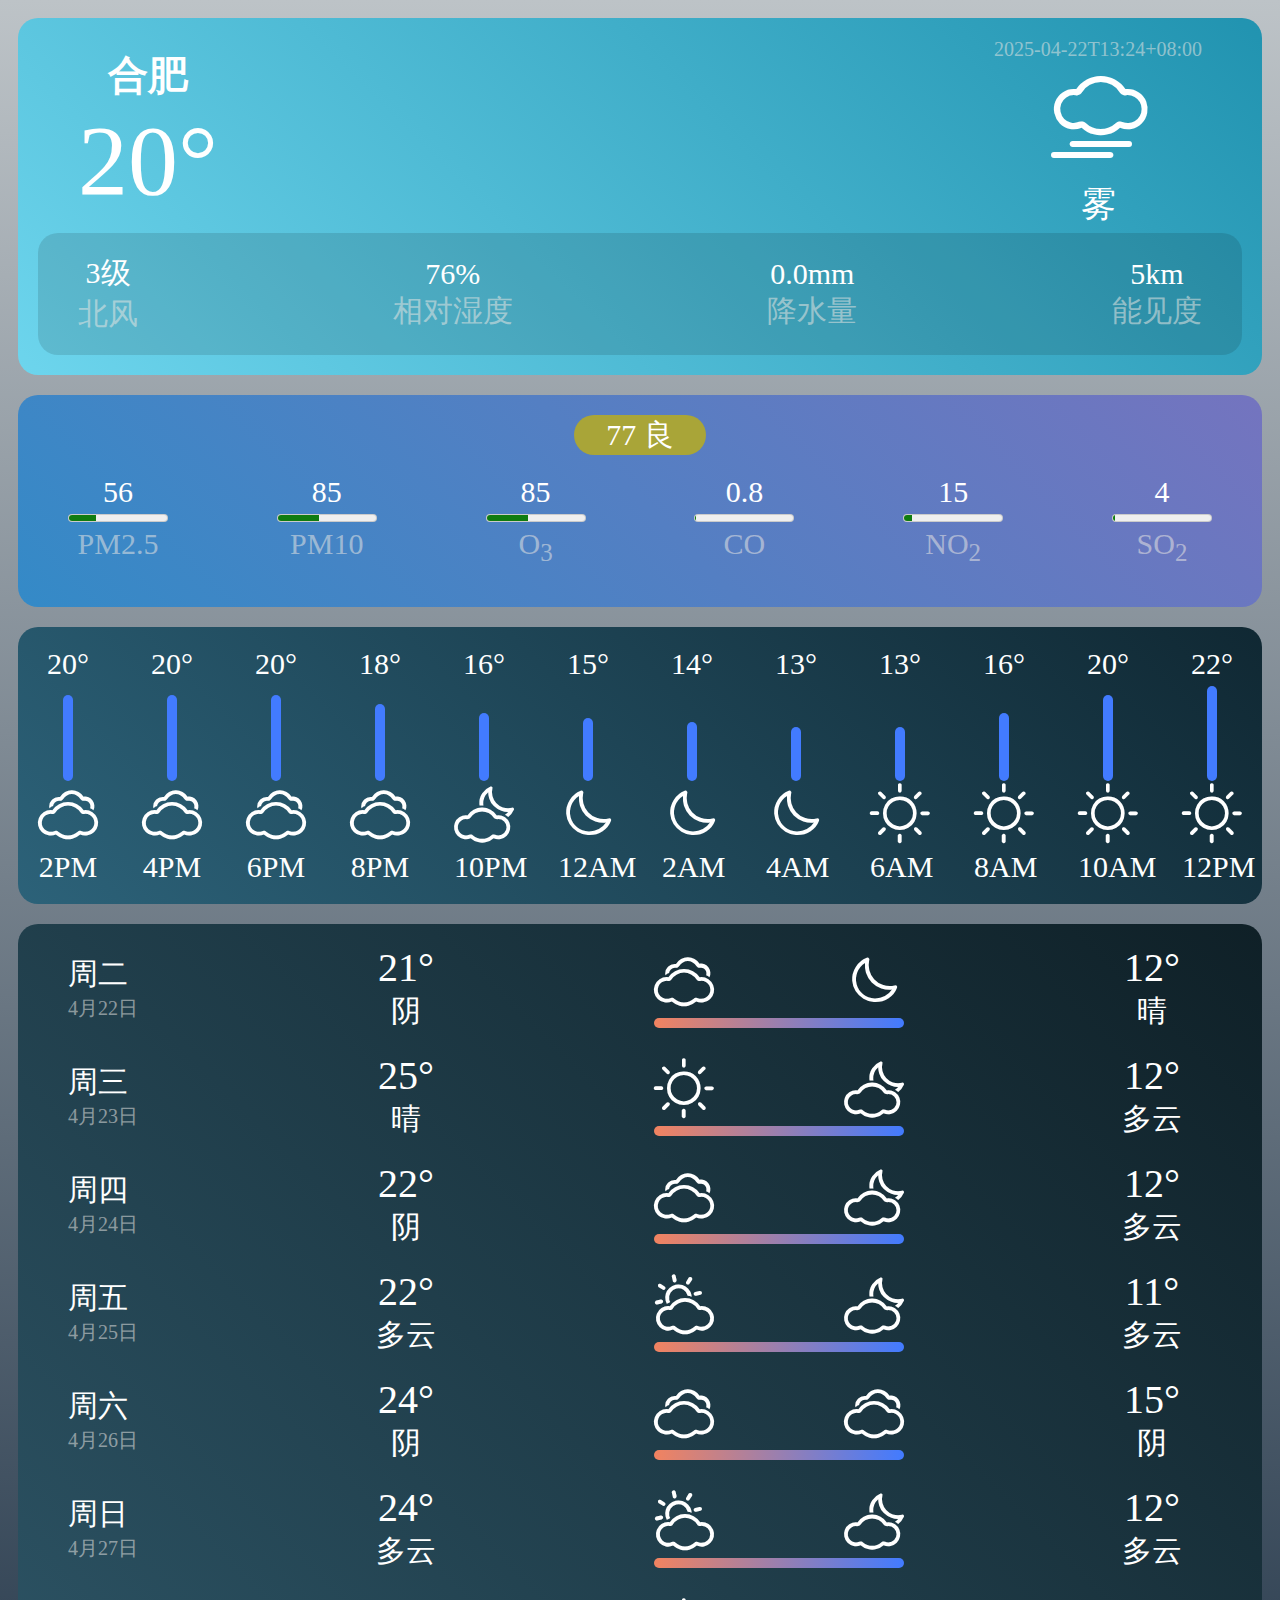
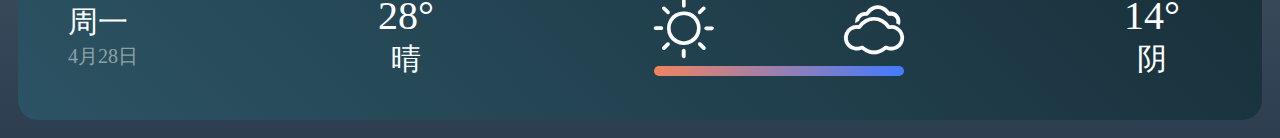
<file: index.html>
<!DOCTYPE html>

<head>
  <meta charset="utf8">
  <meta name="viewport" content="width=device-width, initial-scale=1.0">
  <link rel="stylesheet" href="css/weather.css">
  <link rel="stylesheet" href="css/qweather-icons.css">
  <script>
window.onload = function () {
    color();
};
function color() {
    var date = new Date();
    var current_hour = date.getHours();

    if (!(current_hour >= 6 && current_hour < 18)) {
        document.body.style.backgroundImage = "linear-gradient(rgb(25 23 58), rgb(25 29 45))";
        document.getElementById("today-weather").style.backgroundImage = "linear-gradient(225deg, #0d3447, #0e0e2c)";
        document.getElementById("air").style.backgroundImage = "linear-gradient(225deg, #191a5b, #090b1e)";
        document.getElementById("hours-weather").style.backgroundImage = "linear-gradient(225deg, #0d294b, #1c1c27)";
        document.getElementById("days-weather").style.backgroundImage = "linear-gradient(225deg, #0f2a4b, #0f0f14)";
        air = document.getElementsByName("warning-box");
        for (var i = 0; i <air.length; i++) {
          air[i].style.backgroundImage = "linear-gradient(225deg, #55112a, #160511)";
        }
        document.body.style.color = "#cecece";
    }
}
</script>
</head>

<body>
  <div class="main">
    <div class="today-weather" id="today-weather">
      <div class="today-top">
        <div class="text-center">
          <h1 class="city">合肥</h1>
          <p class="realtime-tem">20°</p>
        </div>
        <div class="text-center">
          <p class="obs-time">2025-04-22T13:24+08:00</p>
          <em class="qi-501"></em>
          <p class="realtime-text">雾</p>
        </div>
      </div>
      <div class="today-button">
        <div>
          <p>3级</p>
          <p class="des">北风</p>
        </div>
        <div>
          <p>76%</p>
          <p class="des">相对湿度</p>
        </div>
        <div>
          <p>0.0mm</p>
          <p class="des">降水量</p>
        </div>
        <div>
          <p>5km</p>
          <p class="des">能见度</p>
        </div>
      </div>
    </div>
    
    
    <div class="air" id="air">
      <div class="air-box-top">
          <span class="air-tag" style="background-color:#A9A538;">77 良</span>
      </div>
      <div class="air-box">
          <div class="air-data">
              <p>56</p>
              <meter value="56" min="0" max="200"></meter>
              <p class="des">PM2.5</p>
          </div>
          <div class="air-data">
              <p>85</p>
              <meter value="85" min="0" max="200"></meter>
              <p class="des">PM10</p>
          </div>
          <div class="air-data">
              <p>85</p>
              <meter value="85" min="0" max="200"></meter>
              <p class="des">O<sub>3</sub></p>
          </div>
          <div class="air-data">
              <p>0.8</p>
              <meter value="0.8" min="0" max="200"></meter>
              <p class="des">CO</p>
          </div>
          <div class="air-data">
              <p>15</p>
              <meter value="15" min="0" max="200"></meter>
              <p class="des">NO<sub>2</sub></p>
          </div>
          <div class="air-data">
              <p>4</p>
              <meter value="4" min="0" max="200"></meter>
              <p class="des">SO<sub>2</sub></p>
          </div>
      </div>
  </div>
  
    <div class="hours-weather" id="hours-weather">
      <div class="hour-box">
        
        <div class="hour-data">
          <div class="hour-data">
            <p>20°</p>
            <div class="tem-vert-line-box"><div class="tem-vert-line" style="height: 86px;"></div></div>
            <p class="qi-104 icon-size"></p>
            <p class="hour-des">2PM</p>
          </div>
        </div>
        
        <div class="hour-data">
          <div class="hour-data">
            <p>20°</p>
            <div class="tem-vert-line-box"><div class="tem-vert-line" style="height: 86px;"></div></div>
            <p class="qi-104 icon-size"></p>
            <p class="hour-des">4PM</p>
          </div>
        </div>
        
        <div class="hour-data">
          <div class="hour-data">
            <p>20°</p>
            <div class="tem-vert-line-box"><div class="tem-vert-line" style="height: 86px;"></div></div>
            <p class="qi-104 icon-size"></p>
            <p class="hour-des">6PM</p>
          </div>
        </div>
        
        <div class="hour-data">
          <div class="hour-data">
            <p>18°</p>
            <div class="tem-vert-line-box"><div class="tem-vert-line" style="height: 77px;"></div></div>
            <p class="qi-104 icon-size"></p>
            <p class="hour-des">8PM</p>
          </div>
        </div>
        
        <div class="hour-data">
          <div class="hour-data">
            <p>16°</p>
            <div class="tem-vert-line-box"><div class="tem-vert-line" style="height: 68px;"></div></div>
            <p class="qi-151 icon-size"></p>
            <p class="hour-des">10PM</p>
          </div>
        </div>
        
        <div class="hour-data">
          <div class="hour-data">
            <p>15°</p>
            <div class="tem-vert-line-box"><div class="tem-vert-line" style="height: 63px;"></div></div>
            <p class="qi-150 icon-size"></p>
            <p class="hour-des">12AM</p>
          </div>
        </div>
        
        <div class="hour-data">
          <div class="hour-data">
            <p>14°</p>
            <div class="tem-vert-line-box"><div class="tem-vert-line" style="height: 59px;"></div></div>
            <p class="qi-150 icon-size"></p>
            <p class="hour-des">2AM</p>
          </div>
        </div>
        
        <div class="hour-data">
          <div class="hour-data">
            <p>13°</p>
            <div class="tem-vert-line-box"><div class="tem-vert-line" style="height: 54px;"></div></div>
            <p class="qi-150 icon-size"></p>
            <p class="hour-des">4AM</p>
          </div>
        </div>
        
        <div class="hour-data">
          <div class="hour-data">
            <p>13°</p>
            <div class="tem-vert-line-box"><div class="tem-vert-line" style="height: 54px;"></div></div>
            <p class="qi-100 icon-size"></p>
            <p class="hour-des">6AM</p>
          </div>
        </div>
        
        <div class="hour-data">
          <div class="hour-data">
            <p>16°</p>
            <div class="tem-vert-line-box"><div class="tem-vert-line" style="height: 68px;"></div></div>
            <p class="qi-100 icon-size"></p>
            <p class="hour-des">8AM</p>
          </div>
        </div>
        
        <div class="hour-data">
          <div class="hour-data">
            <p>20°</p>
            <div class="tem-vert-line-box"><div class="tem-vert-line" style="height: 86px;"></div></div>
            <p class="qi-100 icon-size"></p>
            <p class="hour-des">10AM</p>
          </div>
        </div>
        
        <div class="hour-data">
          <div class="hour-data">
            <p>22°</p>
            <div class="tem-vert-line-box"><div class="tem-vert-line" style="height: 95px;"></div></div>
            <p class="qi-100 icon-size"></p>
            <p class="hour-des">12PM</p>
          </div>
        </div>
        
      </div>
    </div>
    <div class="days-weather" id="days-weather">
      
      <div class="days">
        <!-- 1 -->
        <div class="week-date">
          <p class="weeks">周二</p>
          <p class="date">4月22日</p>
        </div>
        <!-- 2 -->
        <div class="tem-text">
          <p class="days-temp">21°</p>
          <p class="days-text">阴</p>
        </div>
        <!-- 3 -->
        <div class="tem-line-box">
          <div class="days-icon">
            <div>
              <em class="qi-104 icon-size icon-day"></em>
            </div>
            <div class="icon-night">
              <em class="qi-150 icon-size icon-night"></em>
            </div>
          </div>
          <div class="tem-line-outbox">
            <div class="tem-line"></div>
          </div>
        </div>
        <!-- 4 -->
        <div class="tem-text">
          <p class="days-temp">12°</p>
          <p class="days-text">晴</p>
        </div>
      </div>
      
      <div class="days">
        <!-- 1 -->
        <div class="week-date">
          <p class="weeks">周三</p>
          <p class="date">4月23日</p>
        </div>
        <!-- 2 -->
        <div class="tem-text">
          <p class="days-temp">25°</p>
          <p class="days-text">晴</p>
        </div>
        <!-- 3 -->
        <div class="tem-line-box">
          <div class="days-icon">
            <div>
              <em class="qi-100 icon-size icon-day"></em>
            </div>
            <div class="icon-night">
              <em class="qi-151 icon-size icon-night"></em>
            </div>
          </div>
          <div class="tem-line-outbox">
            <div class="tem-line"></div>
          </div>
        </div>
        <!-- 4 -->
        <div class="tem-text">
          <p class="days-temp">12°</p>
          <p class="days-text">多云</p>
        </div>
      </div>
      
      <div class="days">
        <!-- 1 -->
        <div class="week-date">
          <p class="weeks">周四</p>
          <p class="date">4月24日</p>
        </div>
        <!-- 2 -->
        <div class="tem-text">
          <p class="days-temp">22°</p>
          <p class="days-text">阴</p>
        </div>
        <!-- 3 -->
        <div class="tem-line-box">
          <div class="days-icon">
            <div>
              <em class="qi-104 icon-size icon-day"></em>
            </div>
            <div class="icon-night">
              <em class="qi-151 icon-size icon-night"></em>
            </div>
          </div>
          <div class="tem-line-outbox">
            <div class="tem-line"></div>
          </div>
        </div>
        <!-- 4 -->
        <div class="tem-text">
          <p class="days-temp">12°</p>
          <p class="days-text">多云</p>
        </div>
      </div>
      
      <div class="days">
        <!-- 1 -->
        <div class="week-date">
          <p class="weeks">周五</p>
          <p class="date">4月25日</p>
        </div>
        <!-- 2 -->
        <div class="tem-text">
          <p class="days-temp">22°</p>
          <p class="days-text">多云</p>
        </div>
        <!-- 3 -->
        <div class="tem-line-box">
          <div class="days-icon">
            <div>
              <em class="qi-101 icon-size icon-day"></em>
            </div>
            <div class="icon-night">
              <em class="qi-151 icon-size icon-night"></em>
            </div>
          </div>
          <div class="tem-line-outbox">
            <div class="tem-line"></div>
          </div>
        </div>
        <!-- 4 -->
        <div class="tem-text">
          <p class="days-temp">11°</p>
          <p class="days-text">多云</p>
        </div>
      </div>
      
      <div class="days">
        <!-- 1 -->
        <div class="week-date">
          <p class="weeks">周六</p>
          <p class="date">4月26日</p>
        </div>
        <!-- 2 -->
        <div class="tem-text">
          <p class="days-temp">24°</p>
          <p class="days-text">阴</p>
        </div>
        <!-- 3 -->
        <div class="tem-line-box">
          <div class="days-icon">
            <div>
              <em class="qi-104 icon-size icon-day"></em>
            </div>
            <div class="icon-night">
              <em class="qi-104 icon-size icon-night"></em>
            </div>
          </div>
          <div class="tem-line-outbox">
            <div class="tem-line"></div>
          </div>
        </div>
        <!-- 4 -->
        <div class="tem-text">
          <p class="days-temp">15°</p>
          <p class="days-text">阴</p>
        </div>
      </div>
      
      <div class="days">
        <!-- 1 -->
        <div class="week-date">
          <p class="weeks">周日</p>
          <p class="date">4月27日</p>
        </div>
        <!-- 2 -->
        <div class="tem-text">
          <p class="days-temp">24°</p>
          <p class="days-text">多云</p>
        </div>
        <!-- 3 -->
        <div class="tem-line-box">
          <div class="days-icon">
            <div>
              <em class="qi-101 icon-size icon-day"></em>
            </div>
            <div class="icon-night">
              <em class="qi-151 icon-size icon-night"></em>
            </div>
          </div>
          <div class="tem-line-outbox">
            <div class="tem-line"></div>
          </div>
        </div>
        <!-- 4 -->
        <div class="tem-text">
          <p class="days-temp">12°</p>
          <p class="days-text">多云</p>
        </div>
      </div>
      
      <div class="days">
        <!-- 1 -->
        <div class="week-date">
          <p class="weeks">周一</p>
          <p class="date">4月28日</p>
        </div>
        <!-- 2 -->
        <div class="tem-text">
          <p class="days-temp">28°</p>
          <p class="days-text">晴</p>
        </div>
        <!-- 3 -->
        <div class="tem-line-box">
          <div class="days-icon">
            <div>
              <em class="qi-100 icon-size icon-day"></em>
            </div>
            <div class="icon-night">
              <em class="qi-104 icon-size icon-night"></em>
            </div>
          </div>
          <div class="tem-line-outbox">
            <div class="tem-line"></div>
          </div>
        </div>
        <!-- 4 -->
        <div class="tem-text">
          <p class="days-temp">14°</p>
          <p class="days-text">阴</p>
        </div>
      </div>
      
    </div>
  </div>
</body>
</file>
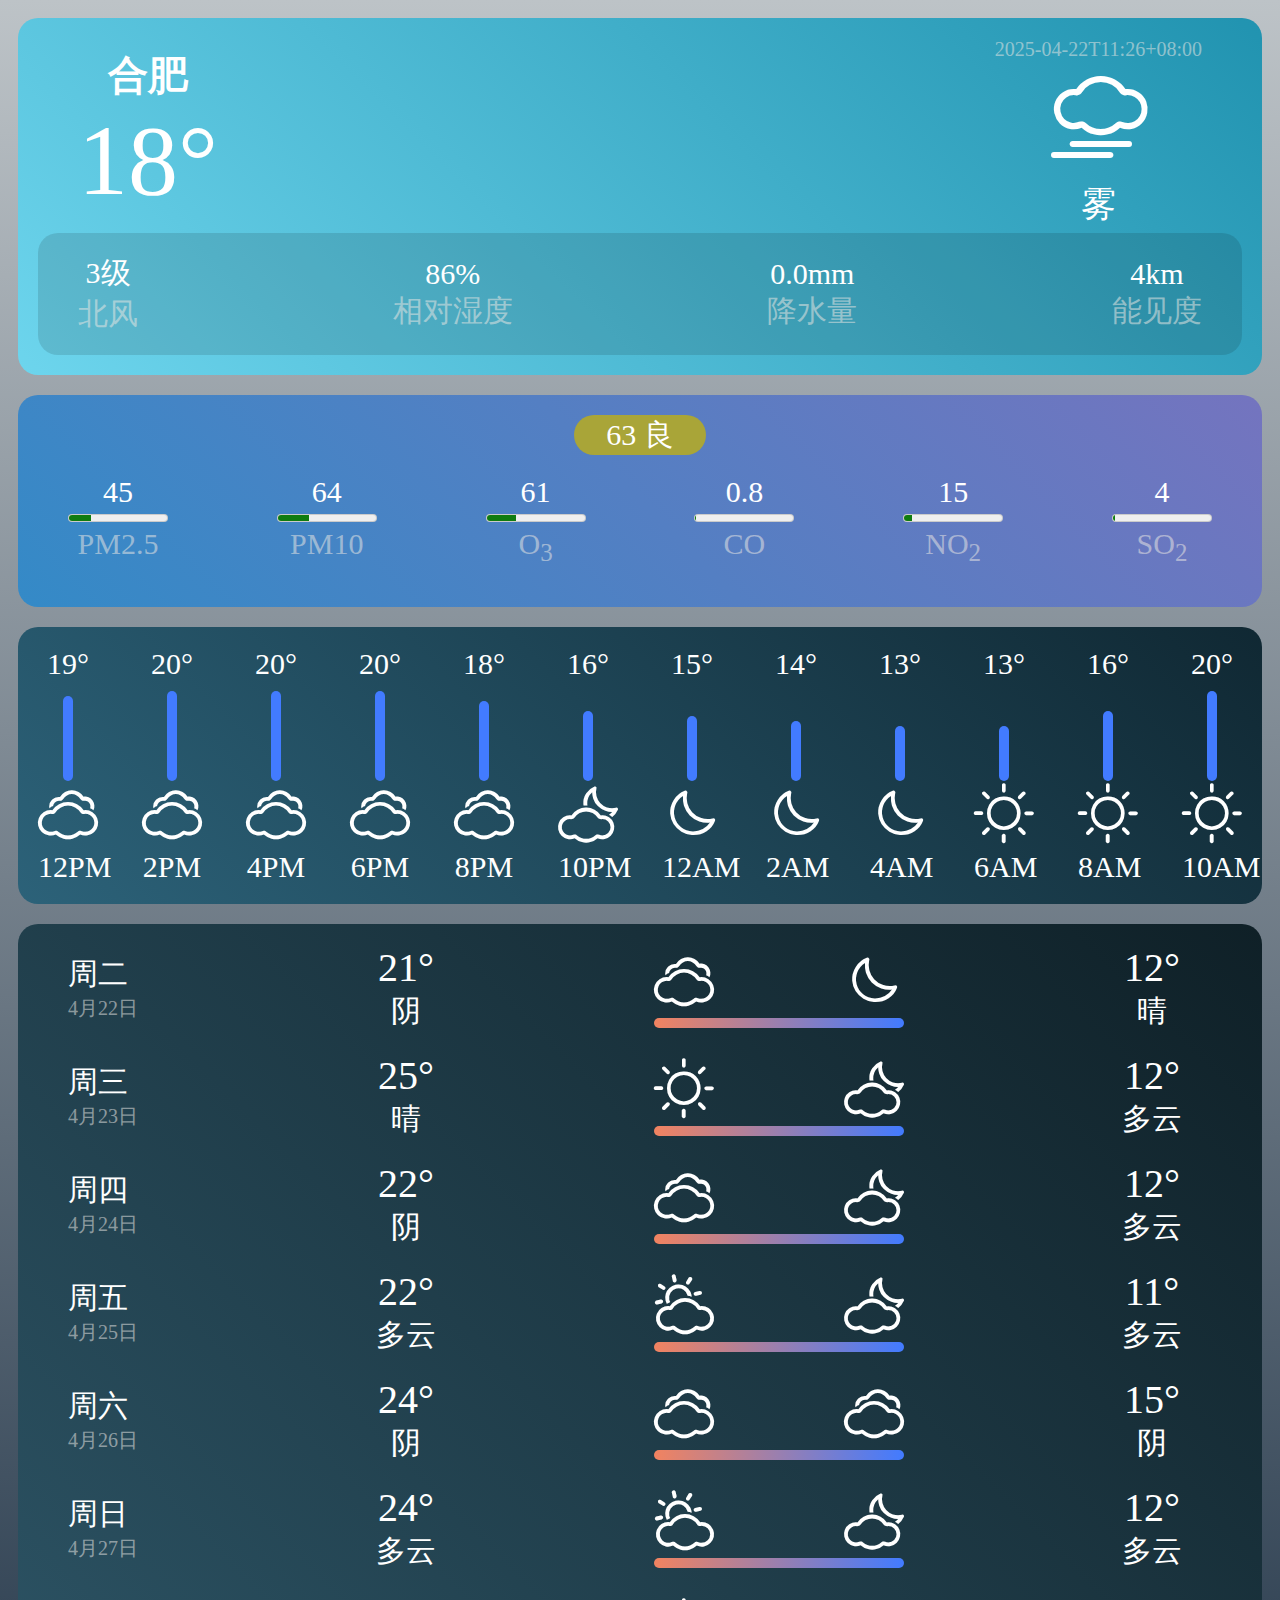
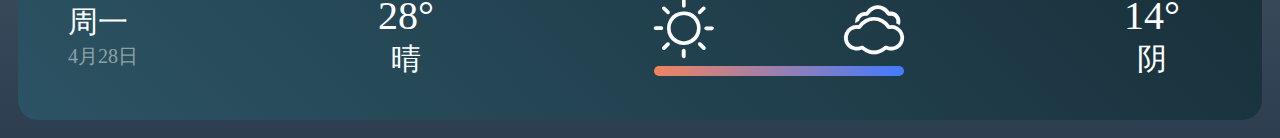
<file: weather.html>
<!DOCTYPE html>

<header>
  <meta charset="utf8">
  <link rel="stylesheet" href="css/weather.css">
  <link rel="stylesheet" href="css/qweather-icons.css">
  <script>
window.onload = function () {
    color();
};
function color() {
    var date = new Date();
    var current_hour = date.getHours();

    if (!(current_hour >= 6 && current_hour < 18)) {
        document.body.style.backgroundImage = "linear-gradient(rgb(25 23 58), rgb(25 29 45))";
        document.getElementById("today-weather").style.backgroundImage = "linear-gradient(225deg, #0d3447, #0e0e2c)";
        document.getElementById("air").style.backgroundImage = "linear-gradient(225deg, #191a5b, #090b1e)";
        document.getElementById("hours-weather").style.backgroundImage = "linear-gradient(225deg, #0d294b, #1c1c27)";
        document.getElementById("days-weather").style.backgroundImage = "linear-gradient(225deg, #0f2a4b, #0f0f14)";
        air = document.getElementsByName("warning-box");
        for (var i = 0; i <air.length; i++) {
          air[i].style.backgroundImage = "linear-gradient(225deg, #55112a, #160511)";
        }
        document.body.style.color = "#cecece";
    }
}
</script>
</header>

<body>
  <div class="main">
    <div class="today-weather" id="today-weather">
      <div class="today-top">
        <div class="text-center">
          <h1 class="city">合肥</h1>
          <p class="realtime-tem">18°</p>
        </div>

        <div class="text-center">
          <p class="obs-time">2025-04-22T11:26+08:00</p>
          <em class="qi-501"></em>
          <p class="realtime-text">雾</p>
        </div>
      </div>



      <div class="today-button">
        <div>
          <p>3级</p>
          <p class="des">北风</p>
        </div>
        <div>
          <p>86%</p>
          <p class="des">相对湿度</p>
        </div>
        <div>
          <p>0.0mm</p>
          <p class="des">降水量</p>
        </div>
        <div>
          <p>4km</p>
          <p class="des">能见度</p>
        </div>
      </div>
    </div>

    

    
    <div class="air" id="air">
      <div class="air-box-top">
          <span class="air-tag" style="background-color:#A9A538;">63 良</span>
      </div>
      <div class="air-box">
          <div class="air-data">
              <p>45</p>
              <meter value="45" min="0" max="200"></meter>
              <p class="des">PM2.5</p>
          </div>
          <div class="air-data">
              <p>64</p>
              <meter value="64" min="0" max="200"></meter>
              <p class="des">PM10</p>
          </div>
          <div class="air-data">
              <p>61</p>
              <meter value="61" min="0" max="200"></meter>
              <p class="des">O<sub>3</sub></p>
          </div>
          <div class="air-data">
              <p>0.8</p>
              <meter value="0.8" min="0" max="200"></meter>
              <p class="des">CO</p>
          </div>
          <div class="air-data">
              <p>15</p>
              <meter value="15" min="0" max="200"></meter>
              <p class="des">NO<sub>2</sub></p>
          </div>
          <div class="air-data">
              <p>4</p>
              <meter value="4" min="0" max="200"></meter>
              <p class="des">SO<sub>2</sub></p>
          </div>
      </div>
  </div>
  

    <div class="hours-weather" id="hours-weather">
      <div class="hour-box">
        
        <div class="hour-data">
          <div class="hour-data">      
            <p>19°</p>
            <div class="tem-vert-line-box"><div class="tem-vert-line" style="height: 85px;"></div></div>
            <p class="qi-104 icon-size"></p>
            <p class="hour-des">12PM</p>
          </div>
        </div>
        
        <div class="hour-data">
          <div class="hour-data">      
            <p>20°</p>
            <div class="tem-vert-line-box"><div class="tem-vert-line" style="height: 90px;"></div></div>
            <p class="qi-104 icon-size"></p>
            <p class="hour-des">2PM</p>
          </div>
        </div>
        
        <div class="hour-data">
          <div class="hour-data">      
            <p>20°</p>
            <div class="tem-vert-line-box"><div class="tem-vert-line" style="height: 90px;"></div></div>
            <p class="qi-104 icon-size"></p>
            <p class="hour-des">4PM</p>
          </div>
        </div>
        
        <div class="hour-data">
          <div class="hour-data">      
            <p>20°</p>
            <div class="tem-vert-line-box"><div class="tem-vert-line" style="height: 90px;"></div></div>
            <p class="qi-104 icon-size"></p>
            <p class="hour-des">6PM</p>
          </div>
        </div>
        
        <div class="hour-data">
          <div class="hour-data">      
            <p>18°</p>
            <div class="tem-vert-line-box"><div class="tem-vert-line" style="height: 80px;"></div></div>
            <p class="qi-104 icon-size"></p>
            <p class="hour-des">8PM</p>
          </div>
        </div>
        
        <div class="hour-data">
          <div class="hour-data">      
            <p>16°</p>
            <div class="tem-vert-line-box"><div class="tem-vert-line" style="height: 70px;"></div></div>
            <p class="qi-151 icon-size"></p>
            <p class="hour-des">10PM</p>
          </div>
        </div>
        
        <div class="hour-data">
          <div class="hour-data">      
            <p>15°</p>
            <div class="tem-vert-line-box"><div class="tem-vert-line" style="height: 65px;"></div></div>
            <p class="qi-150 icon-size"></p>
            <p class="hour-des">12AM</p>
          </div>
        </div>
        
        <div class="hour-data">
          <div class="hour-data">      
            <p>14°</p>
            <div class="tem-vert-line-box"><div class="tem-vert-line" style="height: 60px;"></div></div>
            <p class="qi-150 icon-size"></p>
            <p class="hour-des">2AM</p>
          </div>
        </div>
        
        <div class="hour-data">
          <div class="hour-data">      
            <p>13°</p>
            <div class="tem-vert-line-box"><div class="tem-vert-line" style="height: 55px;"></div></div>
            <p class="qi-150 icon-size"></p>
            <p class="hour-des">4AM</p>
          </div>
        </div>
        
        <div class="hour-data">
          <div class="hour-data">      
            <p>13°</p>
            <div class="tem-vert-line-box"><div class="tem-vert-line" style="height: 55px;"></div></div>
            <p class="qi-100 icon-size"></p>
            <p class="hour-des">6AM</p>
          </div>
        </div>
        
        <div class="hour-data">
          <div class="hour-data">      
            <p>16°</p>
            <div class="tem-vert-line-box"><div class="tem-vert-line" style="height: 70px;"></div></div>
            <p class="qi-100 icon-size"></p>
            <p class="hour-des">8AM</p>
          </div>
        </div>
        
        <div class="hour-data">
          <div class="hour-data">      
            <p>20°</p>
            <div class="tem-vert-line-box"><div class="tem-vert-line" style="height: 90px;"></div></div>
            <p class="qi-100 icon-size"></p>
            <p class="hour-des">10AM</p>
          </div>
        </div>
        
      </div>
    </div>

    <div class="days-weather" id="days-weather">
      
      <div class="days">
        <!-- 1 -->
        <div class="week-date">
          <p class="weeks">周二</p>
          <p class="date">4月22日</p>
        </div>
        <!-- 2 -->
        <div class="tem-text">
          <p class="days-temp">21°</p>
          <p class="days-text">阴</p>
        </div>
        <!-- 3 -->
        <div class="tem-line-box">

          <div class="days-icon">
            <div>
              <em class="qi-104 icon-size icon-day"></em>

            </div>
            <div class="icon-night">
              <em class="qi-150 icon-size icon-night"></em>
            </div>
          </div>

          <div class="tem-line-outbox">
            <div class="tem-line"></div>
          </div>

        </div>
        <!-- 4 -->
        <div class="tem-text">
          <p class="days-temp">12°</p>
          <p class="days-text">晴</p>

        </div>
      </div>
      
      <div class="days">
        <!-- 1 -->
        <div class="week-date">
          <p class="weeks">周三</p>
          <p class="date">4月23日</p>
        </div>
        <!-- 2 -->
        <div class="tem-text">
          <p class="days-temp">25°</p>
          <p class="days-text">晴</p>
        </div>
        <!-- 3 -->
        <div class="tem-line-box">

          <div class="days-icon">
            <div>
              <em class="qi-100 icon-size icon-day"></em>

            </div>
            <div class="icon-night">
              <em class="qi-151 icon-size icon-night"></em>
            </div>
          </div>

          <div class="tem-line-outbox">
            <div class="tem-line"></div>
          </div>

        </div>
        <!-- 4 -->
        <div class="tem-text">
          <p class="days-temp">12°</p>
          <p class="days-text">多云</p>

        </div>
      </div>
      
      <div class="days">
        <!-- 1 -->
        <div class="week-date">
          <p class="weeks">周四</p>
          <p class="date">4月24日</p>
        </div>
        <!-- 2 -->
        <div class="tem-text">
          <p class="days-temp">22°</p>
          <p class="days-text">阴</p>
        </div>
        <!-- 3 -->
        <div class="tem-line-box">

          <div class="days-icon">
            <div>
              <em class="qi-104 icon-size icon-day"></em>

            </div>
            <div class="icon-night">
              <em class="qi-151 icon-size icon-night"></em>
            </div>
          </div>

          <div class="tem-line-outbox">
            <div class="tem-line"></div>
          </div>

        </div>
        <!-- 4 -->
        <div class="tem-text">
          <p class="days-temp">12°</p>
          <p class="days-text">多云</p>

        </div>
      </div>
      
      <div class="days">
        <!-- 1 -->
        <div class="week-date">
          <p class="weeks">周五</p>
          <p class="date">4月25日</p>
        </div>
        <!-- 2 -->
        <div class="tem-text">
          <p class="days-temp">22°</p>
          <p class="days-text">多云</p>
        </div>
        <!-- 3 -->
        <div class="tem-line-box">

          <div class="days-icon">
            <div>
              <em class="qi-101 icon-size icon-day"></em>

            </div>
            <div class="icon-night">
              <em class="qi-151 icon-size icon-night"></em>
            </div>
          </div>

          <div class="tem-line-outbox">
            <div class="tem-line"></div>
          </div>

        </div>
        <!-- 4 -->
        <div class="tem-text">
          <p class="days-temp">11°</p>
          <p class="days-text">多云</p>

        </div>
      </div>
      
      <div class="days">
        <!-- 1 -->
        <div class="week-date">
          <p class="weeks">周六</p>
          <p class="date">4月26日</p>
        </div>
        <!-- 2 -->
        <div class="tem-text">
          <p class="days-temp">24°</p>
          <p class="days-text">阴</p>
        </div>
        <!-- 3 -->
        <div class="tem-line-box">

          <div class="days-icon">
            <div>
              <em class="qi-104 icon-size icon-day"></em>

            </div>
            <div class="icon-night">
              <em class="qi-104 icon-size icon-night"></em>
            </div>
          </div>

          <div class="tem-line-outbox">
            <div class="tem-line"></div>
          </div>

        </div>
        <!-- 4 -->
        <div class="tem-text">
          <p class="days-temp">15°</p>
          <p class="days-text">阴</p>

        </div>
      </div>
      
      <div class="days">
        <!-- 1 -->
        <div class="week-date">
          <p class="weeks">周日</p>
          <p class="date">4月27日</p>
        </div>
        <!-- 2 -->
        <div class="tem-text">
          <p class="days-temp">24°</p>
          <p class="days-text">多云</p>
        </div>
        <!-- 3 -->
        <div class="tem-line-box">

          <div class="days-icon">
            <div>
              <em class="qi-101 icon-size icon-day"></em>

            </div>
            <div class="icon-night">
              <em class="qi-151 icon-size icon-night"></em>
            </div>
          </div>

          <div class="tem-line-outbox">
            <div class="tem-line"></div>
          </div>

        </div>
        <!-- 4 -->
        <div class="tem-text">
          <p class="days-temp">12°</p>
          <p class="days-text">多云</p>

        </div>
      </div>
      
      <div class="days">
        <!-- 1 -->
        <div class="week-date">
          <p class="weeks">周一</p>
          <p class="date">4月28日</p>
        </div>
        <!-- 2 -->
        <div class="tem-text">
          <p class="days-temp">28°</p>
          <p class="days-text">晴</p>
        </div>
        <!-- 3 -->
        <div class="tem-line-box">

          <div class="days-icon">
            <div>
              <em class="qi-100 icon-size icon-day"></em>

            </div>
            <div class="icon-night">
              <em class="qi-104 icon-size icon-night"></em>
            </div>
          </div>

          <div class="tem-line-outbox">
            <div class="tem-line"></div>
          </div>

        </div>
        <!-- 4 -->
        <div class="tem-text">
          <p class="days-temp">14°</p>
          <p class="days-text">阴</p>

        </div>
      </div>
      
    </div>
  </div>
  </div>
</body>
</file>
<file: css/weather.css>
body {
  background-image: linear-gradient(to bottom, #bdc3c7, #2c3e50);
  color: white;
  padding: 10px;
}

.today-weather {
  padding: 20px;
  border-radius: 20px;
  background-image: linear-gradient(225deg, #2193b0, #6dd5ed);
}

h1 {
  padding-top: 0px;
  margin-top: 0px;
  margin-bottom: 0px;
  font-size: 40px;
}

p {
  padding-top: 0px;
  margin-top: 0px;
  margin-bottom: 0px;
  font-size: 30px;
}

.today-top {
  display: flex;
  justify-content: space-between;
  align-items: center;
  padding: 0px 40px;
}

.text-center {
  text-align: center;
}

.realtime-tem {
  font-size: 100px;
}

.obs-time {
  font-size: 20px;
  margin-bottom: 5px !important;
  color: rgba(232, 230, 227, 0.55);
}

em {
  font-size: 100px;
}

p.realtime-text {
  font-size: 35px;
}

.today-button {
  margin-top: 5px;
  background-color: #0000001e;
  border-radius: 20px;
  padding: 20px 40px;
  display: flex;
  justify-content: space-between;
  align-items: center;
}
.today-button>div{
  text-align: center;
}

.des {
  font-size: 30px;
  color: rgba(232, 230, 227, 0.55);
}

.icon-size {
  font-size: 60px;
}

.date {
  color: rgba(232, 230, 227, 0.55);
  font-size: 20px;
  text-size-adjust: 100%;
}

.weeks {
  font-size: 30px;
}

.days-weather {
  padding: 20px 50px;
  border-radius: 20px;
  margin-top: 20px;
  background-image: linear-gradient(225deg, #0f2027, #2c5364);
}

.tem-line {
  height: 10px;
  border-radius: 10px;
  background-image: linear-gradient(to right, #f18360, #427bff);
}

.days-icon {
  column-count: 2;
}

.icon-night {
  text-align: right;
}

.days {
  display: flex;
  justify-content: space-between;
  align-items: center;
  padding-bottom: 20px;
}

.tem-line-box {
  width: 250px;
}

.days-temp {
  font-size: 40px;
}

.days-text {
  font-size: 30px;
}

.warning-box {
  padding: 20px;
  border-radius: 20px;
  background-image: linear-gradient(225deg, #b78c579d, #f2d5b2b6);
  margin-top: 20px;
}
.warning-side {
  display: flex;
  align-items: center;
}

.warning-header {
  padding-left: 30px;
}

.warning-time {
  font-size: 20px;
  color: rgba(255, 255, 255, 0.55);
}
.warning-info {
  padding: 20px;
}
.tem-text {
  width: 120px;
  text-align: center;
}

.week-date {
  width: 90px;
}

.air {
  padding: 20px;
  border-radius: 20px;
  background-image: linear-gradient(225deg, #7474bf, #348ac7);
  margin-top: 20px;
}

.air-box-top {
  text-align: center;
}

.air-tag {
  display: inline-block;
  width: intrinsic; /* Safari/WebKit 使用了非标准的名称 */
  width: -moz-max-content; /* Firefox/Gecko */
  width: -webkit-max-content; /* Chrome */
  padding: 4px 32px;
  font-size: 30px;
  line-height: 32px;
  text-align: center;
  white-space: nowrap;
  border-radius: 32px;
  color: white;
}

.air-box {
  display: flex;
  justify-content: space-between;
}

.air-data {
  text-align: center;
  padding: 20px 20px;
  width: 120px;
}

meter {
  width: 100px;
}

.hours-weather {
  padding: 20px 20px;
  border-radius: 20px;
  margin-top: 20px;
  background-image: linear-gradient(225deg, #102833, #2c6279);
}

.hour-box {
  display: flex;
  justify-content: space-between;
}

.tem-vert-line-box {
  height: 100px;
  position: relative;
}

.tem-vert-line {
  width: 10px;
  border-radius: 10px;
  background:  #427bff;
  margin: 0 auto;
  bottom: 0;
  left: 0;
  right: 0;
  position: absolute;
}

.hour-data {
  text-align: center;
  width: 60px;
}
</file>
<file: css/qweather-icons.css>
/*!
* QWeather Icons (https://icons.qweather.com)
* Copyright QWeather 和风天气 (https://www.qweather.com)
* License:  Code for MIT, Icons for CC BY 4.0
*/

@font-face {
  font-family: "qweather-icons";
  src: url("fonts/qweather-icons.woff2?6f3002707c50c5ebabadf80f467656a8") format("woff2"),
url("fonts/qweather-icons.woff?6f3002707c50c5ebabadf80f467656a8") format("woff"),
url("fonts/qweather-icons.ttf?6f3002707c50c5ebabadf80f467656a8") format("truetype");
}

[class^="qi-"]::before,
[class*=" qi-"]::before {
  display: inline-block;
  font-family: "qweather-icons" !important;
  font-style: normal;
  font-weight: normal !important;
  font-variant: normal;
  text-transform: none;
  line-height: 1;
  vertical-align: -.125em;
  -webkit-font-smoothing: antialiased;
  -moz-osx-font-smoothing: grayscale;
}

.qi-100::before { content: "\f101"; }
.qi-101::before { content: "\f102"; }
.qi-102::before { content: "\f103"; }
.qi-103::before { content: "\f104"; }
.qi-104::before { content: "\f105"; }
.qi-150::before { content: "\f106"; }
.qi-151::before { content: "\f107"; }
.qi-152::before { content: "\f108"; }
.qi-153::before { content: "\f109"; }
.qi-300::before { content: "\f10a"; }
.qi-301::before { content: "\f10b"; }
.qi-302::before { content: "\f10c"; }
.qi-303::before { content: "\f10d"; }
.qi-304::before { content: "\f10e"; }
.qi-305::before { content: "\f10f"; }
.qi-306::before { content: "\f110"; }
.qi-307::before { content: "\f111"; }
.qi-308::before { content: "\f112"; }
.qi-309::before { content: "\f113"; }
.qi-310::before { content: "\f114"; }
.qi-311::before { content: "\f115"; }
.qi-312::before { content: "\f116"; }
.qi-313::before { content: "\f117"; }
.qi-314::before { content: "\f118"; }
.qi-315::before { content: "\f119"; }
.qi-316::before { content: "\f11a"; }
.qi-317::before { content: "\f11b"; }
.qi-318::before { content: "\f11c"; }
.qi-350::before { content: "\f11d"; }
.qi-351::before { content: "\f11e"; }
.qi-399::before { content: "\f11f"; }
.qi-400::before { content: "\f120"; }
.qi-401::before { content: "\f121"; }
.qi-402::before { content: "\f122"; }
.qi-403::before { content: "\f123"; }
.qi-404::before { content: "\f124"; }
.qi-405::before { content: "\f125"; }
.qi-406::before { content: "\f126"; }
.qi-407::before { content: "\f127"; }
.qi-408::before { content: "\f128"; }
.qi-409::before { content: "\f129"; }
.qi-410::before { content: "\f12a"; }
.qi-456::before { content: "\f12b"; }
.qi-457::before { content: "\f12c"; }
.qi-499::before { content: "\f12d"; }
.qi-500::before { content: "\f12e"; }
.qi-501::before { content: "\f12f"; }
.qi-502::before { content: "\f130"; }
.qi-503::before { content: "\f131"; }
.qi-504::before { content: "\f132"; }
.qi-507::before { content: "\f133"; }
.qi-508::before { content: "\f134"; }
.qi-509::before { content: "\f135"; }
.qi-510::before { content: "\f136"; }
.qi-511::before { content: "\f137"; }
.qi-512::before { content: "\f138"; }
.qi-513::before { content: "\f139"; }
.qi-514::before { content: "\f13a"; }
.qi-515::before { content: "\f13b"; }
.qi-800::before { content: "\f13c"; }
.qi-801::before { content: "\f13d"; }
.qi-802::before { content: "\f13e"; }
.qi-803::before { content: "\f13f"; }
.qi-804::before { content: "\f140"; }
.qi-805::before { content: "\f141"; }
.qi-806::before { content: "\f142"; }
.qi-807::before { content: "\f143"; }
.qi-900::before { content: "\f144"; }
.qi-901::before { content: "\f145"; }
.qi-999::before { content: "\f146"; }
.qi-1001::before { content: "\f147"; }
.qi-1002::before { content: "\f148"; }
.qi-1003::before { content: "\f149"; }
.qi-1004::before { content: "\f14a"; }
.qi-1005::before { content: "\f14b"; }
.qi-1006::before { content: "\f14c"; }
.qi-1007::before { content: "\f14d"; }
.qi-1008::before { content: "\f14e"; }
.qi-1009::before { content: "\f14f"; }
.qi-1010::before { content: "\f150"; }
.qi-1011::before { content: "\f151"; }
.qi-1012::before { content: "\f152"; }
.qi-1013::before { content: "\f153"; }
.qi-1014::before { content: "\f154"; }
.qi-1015::before { content: "\f155"; }
.qi-1016::before { content: "\f156"; }
.qi-1017::before { content: "\f157"; }
.qi-1018::before { content: "\f158"; }
.qi-1019::before { content: "\f159"; }
.qi-1020::before { content: "\f15a"; }
.qi-1021::before { content: "\f15b"; }
.qi-1022::before { content: "\f15c"; }
.qi-1023::before { content: "\f15d"; }
.qi-1024::before { content: "\f15e"; }
.qi-1025::before { content: "\f15f"; }
.qi-1026::before { content: "\f160"; }
.qi-1027::before { content: "\f161"; }
.qi-1028::before { content: "\f162"; }
.qi-1029::before { content: "\f163"; }
.qi-1030::before { content: "\f164"; }
.qi-1031::before { content: "\f165"; }
.qi-1032::before { content: "\f166"; }
.qi-1033::before { content: "\f167"; }
.qi-1034::before { content: "\f168"; }
.qi-1035::before { content: "\f169"; }
.qi-1036::before { content: "\f16a"; }
.qi-1037::before { content: "\f16b"; }
.qi-1038::before { content: "\f16c"; }
.qi-1039::before { content: "\f16d"; }
.qi-1040::before { content: "\f16e"; }
.qi-1041::before { content: "\f16f"; }
.qi-1042::before { content: "\f170"; }
.qi-1043::before { content: "\f171"; }
.qi-1044::before { content: "\f172"; }
.qi-1045::before { content: "\f173"; }
.qi-1046::before { content: "\f174"; }
.qi-1047::before { content: "\f175"; }
.qi-1048::before { content: "\f176"; }
.qi-1049::before { content: "\f177"; }
.qi-1050::before { content: "\f178"; }
.qi-1051::before { content: "\f179"; }
.qi-1052::before { content: "\f17a"; }
.qi-1053::before { content: "\f17b"; }
.qi-1054::before { content: "\f17c"; }
.qi-1055::before { content: "\f17d"; }
.qi-1056::before { content: "\f17e"; }
.qi-1057::before { content: "\f17f"; }
.qi-1058::before { content: "\f180"; }
.qi-1059::before { content: "\f181"; }
.qi-1061::before { content: "\f182"; }
.qi-1064::before { content: "\f183"; }
.qi-1101::before { content: "\f184"; }
.qi-1302::before { content: "\f185"; }
.qi-1402::before { content: "\f186"; }
.qi-1601::before { content: "\f187"; }
.qi-1602::before { content: "\f188"; }
.qi-1603::before { content: "\f189"; }
.qi-1604::before { content: "\f18a"; }
.qi-1605::before { content: "\f18b"; }
.qi-1606::before { content: "\f18c"; }
.qi-1607::before { content: "\f18d"; }
.qi-2001::before { content: "\f18e"; }
.qi-2002::before { content: "\f18f"; }
.qi-2003::before { content: "\f190"; }
.qi-2004::before { content: "\f191"; }
.qi-2005::before { content: "\f192"; }
.qi-2006::before { content: "\f193"; }
.qi-2007::before { content: "\f194"; }
.qi-2008::before { content: "\f195"; }
.qi-2009::before { content: "\f196"; }
.qi-2010::before { content: "\f197"; }
.qi-2011::before { content: "\f198"; }
.qi-2012::before { content: "\f199"; }
.qi-2013::before { content: "\f19a"; }
.qi-2014::before { content: "\f19b"; }
.qi-2015::before { content: "\f19c"; }
.qi-2016::before { content: "\f19d"; }
.qi-2017::before { content: "\f19e"; }
.qi-2018::before { content: "\f19f"; }
.qi-9999::before { content: "\f1a0"; }
.qi-100-fill::before { content: "\f1a1"; }
.qi-101-fill::before { content: "\f1a2"; }
.qi-102-fill::before { content: "\f1a3"; }
.qi-103-fill::before { content: "\f1a4"; }
.qi-104-fill::before { content: "\f1a5"; }
.qi-150-fill::before { content: "\f1a6"; }
.qi-151-fill::before { content: "\f1a7"; }
.qi-152-fill::before { content: "\f1a8"; }
.qi-153-fill::before { content: "\f1a9"; }
.qi-300-fill::before { content: "\f1aa"; }
.qi-301-fill::before { content: "\f1ab"; }
.qi-302-fill::before { content: "\f1ac"; }
.qi-303-fill::before { content: "\f1ad"; }
.qi-304-fill::before { content: "\f1ae"; }
.qi-305-fill::before { content: "\f1af"; }
.qi-306-fill::before { content: "\f1b0"; }
.qi-307-fill::before { content: "\f1b1"; }
.qi-308-fill::before { content: "\f1b2"; }
.qi-309-fill::before { content: "\f1b3"; }
.qi-310-fill::before { content: "\f1b4"; }
.qi-311-fill::before { content: "\f1b5"; }
.qi-312-fill::before { content: "\f1b6"; }
.qi-313-fill::before { content: "\f1b7"; }
.qi-314-fill::before { content: "\f1b8"; }
.qi-315-fill::before { content: "\f1b9"; }
.qi-316-fill::before { content: "\f1ba"; }
.qi-317-fill::before { content: "\f1bb"; }
.qi-318-fill::before { content: "\f1bc"; }
.qi-350-fill::before { content: "\f1bd"; }
.qi-351-fill::before { content: "\f1be"; }
.qi-399-fill::before { content: "\f1bf"; }
.qi-400-fill::before { content: "\f1c0"; }
.qi-401-fill::before { content: "\f1c1"; }
.qi-402-fill::before { content: "\f1c2"; }
.qi-403-fill::before { content: "\f1c3"; }
.qi-404-fill::before { content: "\f1c4"; }
.qi-405-fill::before { content: "\f1c5"; }
.qi-406-fill::before { content: "\f1c6"; }
.qi-407-fill::before { content: "\f1c7"; }
.qi-408-fill::before { content: "\f1c8"; }
.qi-409-fill::before { content: "\f1c9"; }
.qi-410-fill::before { content: "\f1ca"; }
.qi-456-fill::before { content: "\f1cb"; }
.qi-457-fill::before { content: "\f1cc"; }
.qi-499-fill::before { content: "\f1cd"; }
.qi-500-fill::before { content: "\f1ce"; }
.qi-501-fill::before { content: "\f1cf"; }
.qi-502-fill::before { content: "\f1d0"; }
.qi-503-fill::before { content: "\f1d1"; }
.qi-504-fill::before { content: "\f1d2"; }
.qi-507-fill::before { content: "\f1d3"; }
.qi-508-fill::before { content: "\f1d4"; }
.qi-509-fill::before { content: "\f1d5"; }
.qi-510-fill::before { content: "\f1d6"; }
.qi-511-fill::before { content: "\f1d7"; }
.qi-512-fill::before { content: "\f1d8"; }
.qi-513-fill::before { content: "\f1d9"; }
.qi-514-fill::before { content: "\f1da"; }
.qi-515-fill::before { content: "\f1db"; }
.qi-900-fill::before { content: "\f1dc"; }
.qi-901-fill::before { content: "\f1dd"; }
.qi-999-fill::before { content: "\f1de"; }
.qi-sunny::before { content: "\f101"; }
.qi-cloudy::before { content: "\f102"; }
.qi-few-clouds::before { content: "\f103"; }
.qi-partly-cloudy::before { content: "\f104"; }
.qi-overcast::before { content: "\f105"; }
.qi-clear-night::before { content: "\f106"; }
.qi-cloudy-night::before { content: "\f107"; }
.qi-few-clouds-night::before { content: "\f108"; }
.qi-partly-cloudy-night::before { content: "\f109"; }
.qi-shower-rain::before { content: "\f10a"; }
.qi-heavy-shower-rain::before { content: "\f10b"; }
.qi-thundershower::before { content: "\f10c"; }
.qi-heavy-thunderstorm::before { content: "\f10d"; }
.qi-thundershower-with-hail::before { content: "\f10e"; }
.qi-light-rain::before { content: "\f10f"; }
.qi-moderate-rain::before { content: "\f110"; }
.qi-heavy-rain::before { content: "\f111"; }
.qi-extreme-rain::before { content: "\f112"; }
.qi-drizzle-rain::before { content: "\f113"; }
.qi-storm::before { content: "\f114"; }
.qi-heavy-storm::before { content: "\f115"; }
.qi-severe-storm::before { content: "\f116"; }
.qi-freezing-rain::before { content: "\f117"; }
.qi-light-to-moderate-rain::before { content: "\f118"; }
.qi-moderate-to-heavy-rain::before { content: "\f119"; }
.qi-heavy-rain-to-storm::before { content: "\f11a"; }
.qi-storm-to-heavy-storm::before { content: "\f11b"; }
.qi-heavy-to-severe-storm::before { content: "\f11c"; }
.qi-shower-rain-night::before { content: "\f11d"; }
.qi-heavy-shower-rain-night::before { content: "\f11e"; }
.qi-rain::before { content: "\f193"; }
.qi-light-snow::before { content: "\f120"; }
.qi-moderate-snow::before { content: "\f121"; }
.qi-heavy-snow::before { content: "\f167"; }
.qi-snowstorm::before { content: "\f123"; }
.qi-sleet::before { content: "\f124"; }
.qi-rain-and-snow::before { content: "\f125"; }
.qi-shower-snow::before { content: "\f126"; }
.qi-snow-flurry::before { content: "\f127"; }
.qi-light-to-moderate-snow::before { content: "\f128"; }
.qi-moderate-to-heavy-snow::before { content: "\f129"; }
.qi-heavy-snow-to-snowstorm::before { content: "\f12a"; }
.qi-shower-snow-night::before { content: "\f12b"; }
.qi-snow-flurry-night::before { content: "\f12c"; }
.qi-snow::before { content: "\f12d"; }
.qi-mist::before { content: "\f12e"; }
.qi-foggy::before { content: "\f12f"; }
.qi-haze::before { content: "\f159"; }
.qi-sand::before { content: "\f131"; }
.qi-dust::before { content: "\f132"; }
.qi-duststorm::before { content: "\f133"; }
.qi-sandstorm::before { content: "\f14d"; }
.qi-dense-fog::before { content: "\f135"; }
.qi-strong-fog::before { content: "\f136"; }
.qi-moderate-haze::before { content: "\f137"; }
.qi-heavy-haze::before { content: "\f138"; }
.qi-severe-haze::before { content: "\f139"; }
.qi-heavy-fog::before { content: "\f157"; }
.qi-extra-heavy-fog::before { content: "\f13b"; }
.qi-new-moon::before { content: "\f13c"; }
.qi-waxing-crescent::before { content: "\f13d"; }
.qi-first-quarter::before { content: "\f13e"; }
.qi-waxing-gibbous::before { content: "\f13f"; }
.qi-full-moon::before { content: "\f140"; }
.qi-waning-gibbous::before { content: "\f141"; }
.qi-last-quarter::before { content: "\f142"; }
.qi-waning-crescent::before { content: "\f143"; }
.qi-hot::before { content: "\f144"; }
.qi-cold::before { content: "\f168"; }
.qi-unknown::before { content: "\f146"; }
.qi-typhoon::before { content: "\f147"; }
.qi-tornado::before { content: "\f148"; }
.qi-rainstorm::before { content: "\f149"; }
.qi-snow-storm::before { content: "\f14a"; }
.qi-cold-wave::before { content: "\f14b"; }
.qi-gale::before { content: "\f14c"; }
.qi-low-temperature-freeze::before { content: "\f14e"; }
.qi-high-temperature::before { content: "\f14f"; }
.qi-heat-wave::before { content: "\f150"; }
.qi-dry-hot-air::before { content: "\f151"; }
.qi-downburst::before { content: "\f152"; }
.qi-avalanche::before { content: "\f153"; }
.qi-lightning::before { content: "\f154"; }
.qi-hail::before { content: "\f155"; }
.qi-frost::before { content: "\f156"; }
.qi-low-level-wind-shearl::before { content: "\f158"; }
.qi-thunder-gust::before { content: "\f15a"; }
.qi-road-icing::before { content: "\f15b"; }
.qi-drought::before { content: "\f15c"; }
.qi-gale-at-sea::before { content: "\f15d"; }
.qi-heat-stroke::before { content: "\f15e"; }
.qi-wildfire::before { content: "\f15f"; }
.qi-grassland-fire::before { content: "\f160"; }
.qi-freeze::before { content: "\f161"; }
.qi-space-weather::before { content: "\f162"; }
.qi-heavy-air-pollution::before { content: "\f163"; }
.qi-low-temperature-rain-and-snow::before { content: "\f164"; }
.qi-strong-convection::before { content: "\f165"; }
.qi-ozone::before { content: "\f166"; }
.qi-continuous-rain::before { content: "\f169"; }
.qi-waterlogging::before { content: "\f16a"; }
.qi-geological-hazard::before { content: "\f16b"; }
.qi-heavy-rainfall::before { content: "\f16c"; }
.qi-severely-falling-temperature::before { content: "\f16d"; }
.qi-snow-disaster::before { content: "\f16e"; }
.qi-wildfire-grassland::before { content: "\f16f"; }
.qi-medical-meteorology::before { content: "\f170"; }
.qi-thunderstorm::before { content: "\f171"; }
.qi-school-closure::before { content: "\f172"; }
.qi-factory-closure::before { content: "\f173"; }
.qi-maritime-risk::before { content: "\f174"; }
.qi-spring-dust::before { content: "\f175"; }
.qi-falling-temperature::before { content: "\f176"; }
.qi-typhoon-and-rainstorm::before { content: "\f177"; }
.qi-severe-cold::before { content: "\f178"; }
.qi-sand-dust::before { content: "\f179"; }
.qi-sea-thunderstorms::before { content: "\f17a"; }
.qi-sea-fog::before { content: "\f17b"; }
.qi-sea-thunder::before { content: "\f17c"; }
.qi-sea-typhoon::before { content: "\f17d"; }
.qi-low-temperature::before { content: "\f17e"; }
.qi-road-ice-and-snow::before { content: "\f17f"; }
.qi-thunderstorm-and-gale::before { content: "\f180"; }
.qi-continuous-low-temperature::before { content: "\f181"; }
.qi-strong-dust::before { content: "\f182"; }
.qi-short-lived-heavy-shower-rain::before { content: "\f183"; }
.qi-flood::before { content: "\f184"; }
.qi-mudflow::before { content: "\f185"; }
.qi-storm-surge::before { content: "\f186"; }
.qi-very-hot-weather::before { content: "\f187"; }
.qi-strong-monsoon-signal::before { content: "\f188"; }
.qi-landslip::before { content: "\f189"; }
.qi-tropical-cyclone::before { content: "\f18a"; }
.qi-fire-danger::before { content: "\f18b"; }
.qi-flooding-in-the-northern-new-territories::before { content: "\f18c"; }
.qi-cold-weather::before { content: "\f18d"; }
.qi-wind::before { content: "\f18e"; }
.qi-snow-ice::before { content: "\f18f"; }
.qi-fog::before { content: "\f190"; }
.qi-coastal-event::before { content: "\f191"; }
.qi-forest-fire::before { content: "\f192"; }
.qi-rain-flood::before { content: "\f194"; }
.qi-freezing-rain-icing::before { content: "\f195"; }
.qi-ground-frost::before { content: "\f196"; }
.qi-dust-raising-winds::before { content: "\f197"; }
.qi-strong-surface-winds::before { content: "\f198"; }
.qi-hot-day::before { content: "\f199"; }
.qi-warm-night::before { content: "\f19a"; }
.qi-cold-day::before { content: "\f19b"; }
.qi-thunderstorm-and-lightning::before { content: "\f19c"; }
.qi-hailstorm::before { content: "\f19d"; }
.qi-sea-area-warning::before { content: "\f19e"; }
.qi-fishermen-warning::before { content: "\f19f"; }
.qi-warning-default::before { content: "\f1a0"; }
.qi-sunny-fill::before { content: "\f1a1"; }
.qi-cloudy-fill::before { content: "\f1a2"; }
.qi-few-clouds-fill::before { content: "\f1a3"; }
.qi-partly-cloudy-fill::before { content: "\f1a4"; }
.qi-overcast-fill::before { content: "\f1a5"; }
.qi-clear-night-fill::before { content: "\f1a6"; }
.qi-cloudy-night-fill::before { content: "\f1a7"; }
.qi-few-clouds-night-fill::before { content: "\f1a8"; }
.qi-partly-cloudy-night-fill::before { content: "\f1a9"; }
.qi-shower-rain-fill::before { content: "\f1aa"; }
.qi-heavy-shower-rain-fill::before { content: "\f1ab"; }
.qi-thundershower-fill::before { content: "\f1ac"; }
.qi-heavy-thunderstorm-fill::before { content: "\f1ad"; }
.qi-thundershower-with-hail-fill::before { content: "\f1ae"; }
.qi-light-rain-fill::before { content: "\f1af"; }
.qi-moderate-rain-fill::before { content: "\f1b0"; }
.qi-heavy-rain-fill::before { content: "\f1b1"; }
.qi-extreme-rain-fill::before { content: "\f1b2"; }
.qi-drizzle-rain-fill::before { content: "\f1b3"; }
.qi-storm-fill::before { content: "\f1b4"; }
.qi-heavy-storm-fill::before { content: "\f1b5"; }
.qi-severe-storm-fill::before { content: "\f1b6"; }
.qi-freezing-rain-fill::before { content: "\f1b7"; }
.qi-light-to-moderate-rain-fill::before { content: "\f1b8"; }
.qi-moderate-to-heavy-rain-fill::before { content: "\f1b9"; }
.qi-heavy-rain-to-storm-fill::before { content: "\f1ba"; }
.qi-storm-to-heavy-storm-fill::before { content: "\f1bb"; }
.qi-heavy-to-severe-storm-fill::before { content: "\f1bc"; }
.qi-shower-rain-night-fill::before { content: "\f1bd"; }
.qi-heavy-shower-rain-night-fill::before { content: "\f1be"; }
.qi-rain-fill::before { content: "\f1bf"; }
.qi-light-snow-fill::before { content: "\f1c0"; }
.qi-moderate-snow-fill::before { content: "\f1c1"; }
.qi-heavy-snow-fill::before { content: "\f1c2"; }
.qi-snowstorm-fill::before { content: "\f1c3"; }
.qi-sleet-fill::before { content: "\f1c4"; }
.qi-rain-and-snow-fill::before { content: "\f1c5"; }
.qi-shower-snow-fill::before { content: "\f1c6"; }
.qi-snow-flurry-fill::before { content: "\f1c7"; }
.qi-light-to-moderate-snow-fill::before { content: "\f1c8"; }
.qi-moderate-to-heavy-snow-fill::before { content: "\f1c9"; }
.qi-heavy-snow-to-snowstorm-fill::before { content: "\f1ca"; }
.qi-shower-snow-night-fill::before { content: "\f1cb"; }
.qi-snow-flurry-night-fill::before { content: "\f1cc"; }
.qi-snow-fill::before { content: "\f1cd"; }
.qi-mist-fill::before { content: "\f1ce"; }
.qi-foggy-fill::before { content: "\f1cf"; }
.qi-haze-fill::before { content: "\f1d0"; }
.qi-sand-fill::before { content: "\f1d1"; }
.qi-dust-fill::before { content: "\f1d2"; }
.qi-duststorm-fill::before { content: "\f1d3"; }
.qi-sandstorm-fill::before { content: "\f1d4"; }
.qi-dense-fog-fill::before { content: "\f1d5"; }
.qi-strong-fog-fill::before { content: "\f1d6"; }
.qi-moderate-haze-fill::before { content: "\f1d7"; }
.qi-heavy-haze-fill::before { content: "\f1d8"; }
.qi-severe-haze-fill::before { content: "\f1d9"; }
.qi-heavy-fog-fill::before { content: "\f1da"; }
.qi-extra-heavy-fog-fill::before { content: "\f1db"; }
.qi-hot-fill::before { content: "\f1dc"; }
.qi-cold-fill::before { content: "\f1dd"; }
.qi-unknown-fill::before { content: "\f1de"; }
</file>
